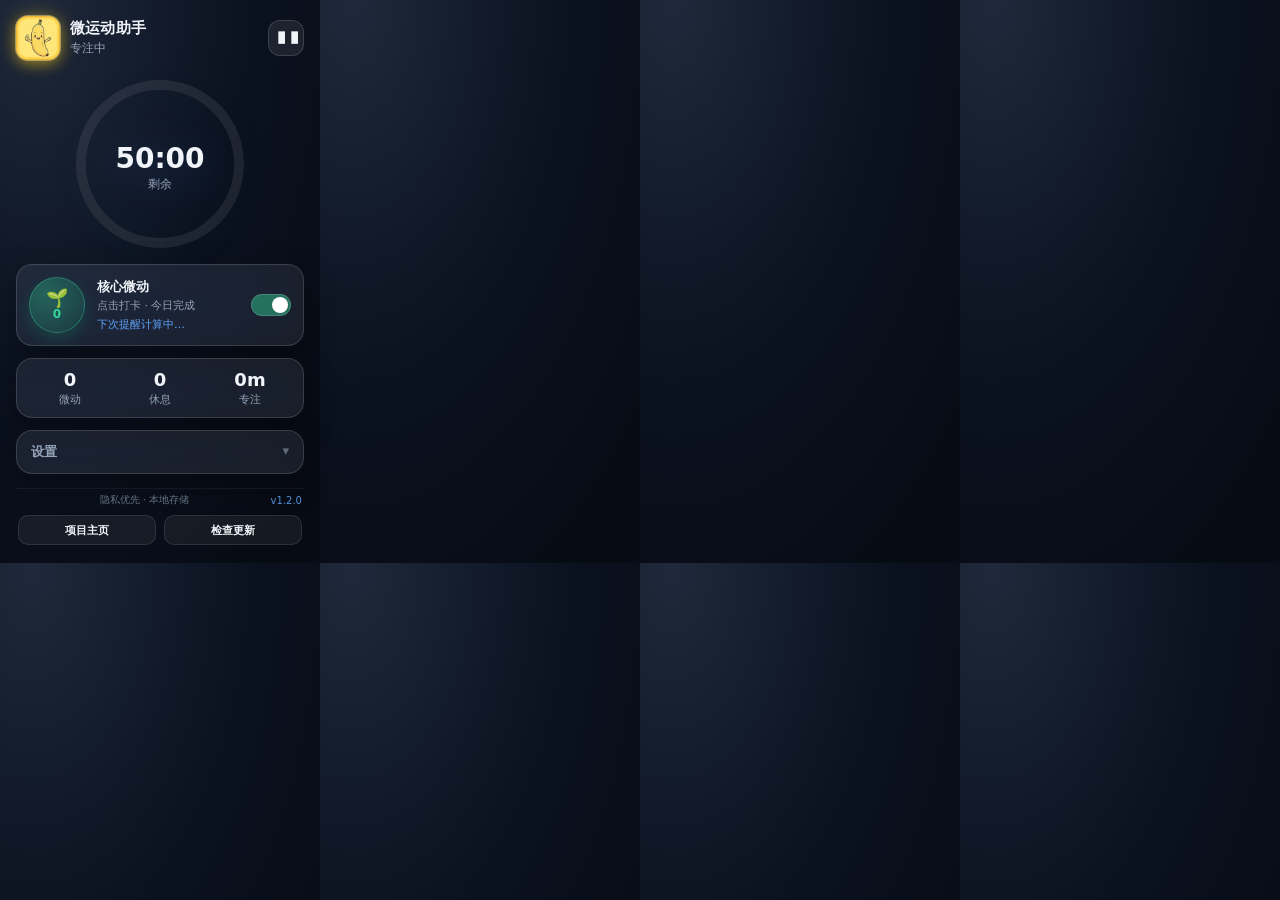
<file: src/popup/index.html>
<!DOCTYPE html>
<html lang="zh-CN">
<head>
  <meta charset="UTF-8" />
  <meta name="viewport" content="width=device-width, initial-scale=1" />
  <title>防久坐 · 微运动助手</title>
  <link rel="stylesheet" href="./style.css" />
</head>
<body>
  <div class="app">
    <!-- 顶栏 -->
    <header class="header">
      <div class="brand">
        <img class="brand-logo" src="../../assets/logo-64.png" width="44" height="44" alt="" aria-hidden="true" />
        <div>
          <h1 class="title">微运动助手</h1>
          <p class="subtitle" id="phaseLabel">专注中</p>
        </div>
      </div>
      <button type="button" class="icon-btn" id="btnPause" title="暂停/继续" aria-label="暂停或继续">
        <span id="pauseIcon">❚❚</span>
      </button>
    </header>

    <!-- 环形进度 -->
    <section class="ring-section" aria-label="久坐进度">
      <svg
        class="progress-ring"
        id="progressRing"
        width="168"
        height="168"
        viewBox="0 0 168 168"
        role="img"
        aria-label="剩余时间"
      >
        <circle class="ring-track" data-ring-track cx="84" cy="84" r="74" fill="none" />
        <circle class="ring-progress" data-ring-progress cx="84" cy="84" r="74" fill="none" />
        <text class="ring-label" data-ring-label x="84" y="80" text-anchor="middle">50:00</text>
        <text class="ring-sub" data-ring-sub x="84" y="104" text-anchor="middle">剩余</text>
      </svg>

      <div class="action-row" id="breakActions" hidden>
        <button type="button" class="btn primary" id="btnStartBreak">开始休息</button>
        <button type="button" class="btn ghost" id="btnSkipBreak">跳过</button>
      </div>
    </section>

    <!-- 微动打卡 -->
    <section class="kegel-card glass" aria-label="微运动">
      <button type="button" class="kegel-btn" id="btnKegel" title="完成一组核心收紧">
        <span class="kegel-emoji" aria-hidden="true">🌱</span>
        <span class="kegel-count" id="kegelCount">0</span>
      </button>
      <div class="kegel-meta">
        <div class="kegel-title">核心微动</div>
        <div class="kegel-desc">点击打卡 · 今日完成</div>
        <div class="kegel-next" id="kegelNext">下次提醒计算中…</div>
      </div>
      <label class="switch" title="开启/关闭微动提醒">
        <input type="checkbox" id="kegelEnabled" checked />
        <span class="slider"></span>
      </label>
    </section>

    <!-- 今日统计 -->
    <section class="stats glass" id="statsBoard" aria-label="今日统计">
      <div class="stat">
        <div class="stat-value" data-stat="kegel">0</div>
        <div class="stat-label">微动</div>
      </div>
      <div class="stat">
        <div class="stat-value" data-stat="breaks">0</div>
        <div class="stat-label">休息</div>
      </div>
      <div class="stat">
        <div class="stat-value" data-stat="focus">0m</div>
        <div class="stat-label">专注</div>
      </div>
    </section>

    <!-- 折叠设置 -->
    <details class="settings glass" id="settingsPanel">
      <summary>设置</summary>
      <div class="settings-body">
        <label class="field">
          <span>专注时长（分钟）</span>
          <input type="number" id="workDuration" min="1" max="180" step="1" />
        </label>
        <label class="field">
          <span>休息时长（分钟）</span>
          <input type="number" id="breakDuration" min="1" max="60" step="1" />
        </label>
        <label class="field">
          <span>微动间隔（分钟）</span>
          <input type="number" id="kegelInterval" min="5" max="120" step="1" />
        </label>
        <label class="check">
          <input type="checkbox" id="isFullscreenMute" checked />
          <span>全屏时自动静默微动</span>
        </label>
        <label class="check">
          <input type="checkbox" id="soundAlerts" checked />
          <span>提示音（休息/超时）</span>
        </label>
        <label class="check">
          <input type="checkbox" id="pageBanner" checked />
          <span>网页内提醒卡片</span>
        </label>
        <label class="check">
          <input type="checkbox" id="windowFlash" checked />
          <span>紧急时闪烁浏览器窗口</span>
        </label>

        <div class="sound-block" id="soundBlock">
          <label class="field">
            <span class="field-row">
              <span>提示音量</span>
              <span class="field-value" id="soundVolumeLabel">80%</span>
            </span>
            <input type="range" id="soundVolume" min="0" max="100" step="5" value="80" />
          </label>
          <label class="field">
            <span>提示音风格</span>
            <select id="soundStyle">
              <option value="default">默认（双音）</option>
              <option value="chime">清脆铃声</option>
              <option value="pulse">脉冲震动</option>
              <option value="bell">柔和铃</option>
              <option value="custom">自定义文件</option>
            </select>
          </label>
          <div class="sound-actions">
            <button type="button" class="btn ghost small" id="btnPreviewSound">试听</button>
            <label class="btn ghost small file-btn">
              上传音频
              <input type="file" id="customSoundFile" accept="audio/*,.mp3,.wav,.ogg,.m4a,.aac" hidden />
            </label>
            <button type="button" class="btn ghost small" id="btnClearSound" hidden>清除</button>
          </div>
          <p class="hint" id="customSoundHint">可上传 mp3 / wav（约 1.5MB 内），数据仅存本机。</p>
        </div>

        <div class="settings-actions">
          <button type="button" class="btn ghost" id="btnReset">重置本轮</button>
          <button type="button" class="btn primary" id="btnSave">保存</button>
        </div>
        <p class="hint">数据仅保存在本机，零外网请求。</p>
      </div>
    </details>

    <footer class="footer">
      <div class="footer-meta">
        <span data-stat="date"></span>
        <span class="privacy">隐私优先 · 本地存储</span>
        <span class="version" id="appVersion">v1.2.0</span>
      </div>
      <div class="footer-links">
        <a
          class="footer-link"
          id="projectLink"
          href="https://github.com/mfcer110/anti-sedentary-assistant"
          target="_blank"
          rel="noopener noreferrer"
          title="打开 GitHub 项目主页"
        >项目主页</a>
        <button type="button" class="footer-btn" id="btnCheckUpdate" title="检查是否有新版本">
          检查更新
        </button>
      </div>
      <p class="update-status" id="updateStatus" hidden></p>
    </footer>
  </div>

  <script type="module" src="./index.js"></script>
</body>
</html>
</file>
<file: src/popup/style.css>
/* 毛玻璃 Fluent / Glassmorphism Popup */

:root {
  --bg0: #0b1220;
  --bg1: #121a2b;
  --glass: rgba(255, 255, 255, 0.08);
  --glass-border: rgba(255, 255, 255, 0.14);
  --text: #f1f5f9;
  --muted: #94a3b8;
  --primary: #60a5fa;
  --primary-strong: #3b82f6;
  --success: #34d399;
  --warn: #fbbf24;
  --danger: #f87171;
  --rest: #34d399;
  --shadow: 0 10px 30px rgba(0, 0, 0, 0.35);
  --radius: 16px;
  --font: "Segoe UI", "PingFang SC", "Microsoft YaHei", system-ui, sans-serif;
}

* {
  box-sizing: border-box;
}

html, body {
  margin: 0;
  padding: 0;
  width: 320px;
  min-height: 480px;
  font-family: var(--font);
  color: var(--text);
  background: radial-gradient(120% 120% at 10% 0%, #1e293b 0%, var(--bg0) 55%, #070b14 100%);
  -webkit-font-smoothing: antialiased;
}

body {
  overflow-x: hidden;
}

.app {
  padding: 16px 16px 12px;
  display: flex;
  flex-direction: column;
  gap: 12px;
}

.glass {
  background: var(--glass);
  border: 1px solid var(--glass-border);
  border-radius: var(--radius);
  backdrop-filter: blur(16px) saturate(140%);
  -webkit-backdrop-filter: blur(16px) saturate(140%);
  box-shadow: var(--shadow);
}

/* Header */
.header {
  display: flex;
  align-items: center;
  justify-content: space-between;
}

.brand {
  display: flex;
  gap: 10px;
  align-items: center;
}

.brand-logo {
  width: 44px;
  height: 44px;
  border-radius: 12px;
  object-fit: cover;
  background: linear-gradient(145deg, #ffe566 0%, #f5b942 100%);
  box-shadow:
    0 0 0 1px rgba(255, 236, 160, 0.45),
    0 4px 14px rgba(250, 204, 21, 0.45),
    0 0 22px rgba(251, 191, 36, 0.28);
  flex-shrink: 0;
}

.title {
  margin: 0;
  font-size: 15px;
  font-weight: 650;
  letter-spacing: 0.2px;
}

.subtitle {
  margin: 2px 0 0;
  font-size: 12px;
  color: var(--muted);
}

.icon-btn {
  width: 36px;
  height: 36px;
  border-radius: 12px;
  border: 1px solid var(--glass-border);
  background: var(--glass);
  color: var(--text);
  cursor: pointer;
  display: grid;
  place-items: center;
  transition: background 0.15s ease, transform 0.1s ease;
}

.icon-btn:hover {
  background: rgba(255, 255, 255, 0.14);
}

.icon-btn:active {
  transform: scale(0.96);
}

/* Ring */
.ring-section {
  display: flex;
  flex-direction: column;
  align-items: center;
  gap: 12px;
  padding: 8px 0 4px;
}

.progress-ring {
  filter: drop-shadow(0 8px 18px rgba(59, 130, 246, 0.25));
}

.ring-track {
  stroke: rgba(255, 255, 255, 0.08);
}

.ring-progress {
  stroke: var(--primary);
  stroke-linecap: round;
  transition: stroke-dashoffset 0.45s ease, stroke 0.3s ease;
  /* transform 在 JS 里设 rotate(-90deg) */
}

.ring-label {
  fill: var(--text);
  font-size: 28px;
  font-weight: 700;
  font-variant-numeric: tabular-nums;
  dominant-baseline: middle;
}

.ring-sub {
  fill: var(--muted);
  font-size: 12px;
  dominant-baseline: middle;
}

.action-row {
  display: flex;
  gap: 8px;
  width: 100%;
  justify-content: center;
}

.action-row[hidden] {
  display: none !important;
}

/* Buttons */
.btn {
  border: 0;
  border-radius: 12px;
  padding: 8px 14px;
  font-size: 13px;
  font-weight: 600;
  cursor: pointer;
  transition: transform 0.1s ease, opacity 0.15s ease, background 0.15s ease;
  font-family: inherit;
}

.btn:active {
  transform: scale(0.97);
}

.btn.primary {
  background: linear-gradient(135deg, var(--primary-strong), #2563eb);
  color: white;
  box-shadow: 0 6px 16px rgba(37, 99, 235, 0.35);
}

.btn.primary:hover {
  opacity: 0.95;
}

.btn.ghost {
  background: rgba(255, 255, 255, 0.08);
  color: var(--text);
  border: 1px solid var(--glass-border);
}

.btn.ghost:hover {
  background: rgba(255, 255, 255, 0.12);
}

/* Kegel card */
.kegel-card {
  display: grid;
  grid-template-columns: auto 1fr auto;
  gap: 12px;
  align-items: center;
  padding: 12px;
}

.kegel-btn {
  width: 56px;
  height: 56px;
  border-radius: 50%;
  border: 1px solid rgba(52, 211, 153, 0.35);
  background: radial-gradient(circle at 30% 30%, rgba(52, 211, 153, 0.35), rgba(16, 185, 129, 0.12));
  color: var(--text);
  cursor: pointer;
  display: flex;
  flex-direction: column;
  align-items: center;
  justify-content: center;
  gap: 0;
  transition: transform 0.12s ease, box-shadow 0.15s ease;
  box-shadow: 0 6px 16px rgba(16, 185, 129, 0.2);
  font-family: inherit;
}

.kegel-btn:hover {
  transform: translateY(-1px) scale(1.03);
}

.kegel-btn:active {
  transform: scale(0.95);
}

.kegel-btn.pop {
  animation: pop 0.35s ease;
}

@keyframes pop {
  0% { transform: scale(1); }
  40% { transform: scale(1.12); }
  100% { transform: scale(1); }
}

.kegel-emoji {
  font-size: 18px;
  line-height: 1;
}

.kegel-count {
  font-size: 12px;
  font-weight: 700;
  color: var(--success);
  font-variant-numeric: tabular-nums;
}

.kegel-title {
  font-size: 13px;
  font-weight: 650;
}

.kegel-desc {
  font-size: 11px;
  color: var(--muted);
  margin-top: 2px;
}

.kegel-next {
  font-size: 11px;
  color: var(--primary);
  margin-top: 4px;
}

/* Switch */
.switch {
  position: relative;
  display: inline-block;
  width: 40px;
  height: 22px;
}

.switch input {
  opacity: 0;
  width: 0;
  height: 0;
}

.slider {
  position: absolute;
  inset: 0;
  background: rgba(255, 255, 255, 0.12);
  border-radius: 999px;
  border: 1px solid var(--glass-border);
  cursor: pointer;
  transition: background 0.2s ease;
}

.slider::before {
  content: "";
  position: absolute;
  width: 16px;
  height: 16px;
  left: 2px;
  top: 2px;
  background: white;
  border-radius: 50%;
  transition: transform 0.2s ease;
}

.switch input:checked + .slider {
  background: rgba(52, 211, 153, 0.45);
}

.switch input:checked + .slider::before {
  transform: translateX(18px);
}

/* Stats */
.stats {
  display: grid;
  grid-template-columns: repeat(3, 1fr);
  padding: 10px 8px;
  text-align: center;
}

.stat-value {
  font-size: 18px;
  font-weight: 700;
  font-variant-numeric: tabular-nums;
}

.stat-label {
  font-size: 11px;
  color: var(--muted);
  margin-top: 2px;
}

/* Settings */
.settings {
  padding: 0;
  overflow: hidden;
}

.settings summary {
  list-style: none;
  cursor: pointer;
  padding: 12px 14px;
  font-size: 13px;
  font-weight: 600;
  color: var(--muted);
  user-select: none;
}

.settings summary::-webkit-details-marker {
  display: none;
}

.settings summary::after {
  content: "▾";
  float: right;
  opacity: 0.6;
  transition: transform 0.15s ease;
}

.settings[open] summary::after {
  transform: rotate(180deg);
}

.settings-body {
  padding: 0 14px 14px;
  display: flex;
  flex-direction: column;
  gap: 10px;
}

.field {
  display: flex;
  flex-direction: column;
  gap: 4px;
  font-size: 12px;
  color: var(--muted);
}

.field-row {
  display: flex;
  align-items: center;
  justify-content: space-between;
  gap: 8px;
}

.field-value {
  color: var(--primary);
  font-variant-numeric: tabular-nums;
  font-size: 12px;
}

.field input[type="number"],
.field select {
  appearance: none;
  -moz-appearance: textfield;
  background: rgba(0, 0, 0, 0.25);
  border: 1px solid var(--glass-border);
  border-radius: 10px;
  color: var(--text);
  padding: 8px 10px;
  font-size: 13px;
  font-family: inherit;
  outline: none;
  width: 100%;
}

.field select {
  cursor: pointer;
  background-image: linear-gradient(45deg, transparent 50%, #94a3b8 50%),
    linear-gradient(135deg, #94a3b8 50%, transparent 50%);
  background-position: calc(100% - 16px) 55%, calc(100% - 11px) 55%;
  background-size: 5px 5px, 5px 5px;
  background-repeat: no-repeat;
  padding-right: 28px;
}

.field select option {
  background: #1e293b;
  color: #f1f5f9;
}

.field input[type="number"]:focus,
.field select:focus {
  border-color: rgba(96, 165, 250, 0.55);
  box-shadow: 0 0 0 3px rgba(59, 130, 246, 0.15);
}

.field input[type="number"]::-webkit-outer-spin-button,
.field input[type="number"]::-webkit-inner-spin-button {
  -webkit-appearance: none;
  margin: 0;
}

.field input[type="range"] {
  width: 100%;
  accent-color: var(--primary-strong);
  cursor: pointer;
}

.sound-block {
  display: flex;
  flex-direction: column;
  gap: 10px;
  padding: 10px;
  border-radius: 12px;
  background: rgba(0, 0, 0, 0.18);
  border: 1px solid rgba(255, 255, 255, 0.06);
  transition: opacity 0.15s ease;
}

.sound-block.disabled {
  opacity: 0.45;
  pointer-events: none;
}

.sound-actions {
  display: flex;
  flex-wrap: wrap;
  gap: 6px;
}

.btn.small {
  padding: 6px 10px;
  font-size: 12px;
  border-radius: 8px;
}

.file-btn {
  display: inline-flex;
  align-items: center;
  justify-content: center;
  cursor: pointer;
  margin: 0;
}

.check {
  display: flex;
  align-items: center;
  gap: 8px;
  font-size: 12px;
  color: var(--muted);
  cursor: pointer;
}

.check input {
  accent-color: var(--primary-strong);
}

.settings-actions {
  display: flex;
  gap: 8px;
  justify-content: flex-end;
  margin-top: 4px;
}

.hint {
  margin: 0;
  font-size: 11px;
  color: rgba(148, 163, 184, 0.85);
}

/* Footer */
.footer {
  display: flex;
  flex-direction: column;
  gap: 8px;
  font-size: 10px;
  color: rgba(148, 163, 184, 0.75);
  padding: 4px 2px 6px;
  border-top: 1px solid rgba(255, 255, 255, 0.06);
  margin-top: 2px;
}

.footer-meta {
  display: flex;
  align-items: center;
  justify-content: space-between;
  gap: 8px;
  flex-wrap: wrap;
}

.privacy {
  opacity: 0.9;
}

.version {
  font-variant-numeric: tabular-nums;
  opacity: 0.85;
  color: var(--primary);
}

.footer-links {
  display: flex;
  gap: 8px;
}

.footer-link,
.footer-btn {
  flex: 1;
  display: inline-flex;
  align-items: center;
  justify-content: center;
  min-height: 30px;
  padding: 6px 10px;
  border-radius: 10px;
  font-size: 11px;
  font-weight: 600;
  font-family: inherit;
  text-decoration: none;
  cursor: pointer;
  border: 1px solid rgba(255, 255, 255, 0.1);
  background: rgba(255, 255, 255, 0.06);
  color: var(--text);
  transition: background 0.15s ease, border-color 0.15s ease, transform 0.12s ease;
}

.footer-link:hover,
.footer-btn:hover {
  background: rgba(96, 165, 250, 0.16);
  border-color: rgba(96, 165, 250, 0.35);
}

.footer-btn:active,
.footer-link:active {
  transform: scale(0.98);
}

.footer-btn:disabled {
  opacity: 0.6;
  cursor: wait;
}

.update-status {
  margin: 0;
  font-size: 11px;
  line-height: 1.4;
  color: var(--muted);
  padding: 0 2px;
}

.update-status.ok { color: var(--success); }
.update-status.warn { color: var(--warn); }
.update-status.err { color: var(--danger); }

/* Phase color helpers applied via JS on body dataset */
body[data-phase="FOCUSING"] .ring-progress { stroke: var(--primary); }
body[data-phase="BREAK_PENDING"] .ring-progress { stroke: var(--warn); }
body[data-phase="BREAK_URGENT"] .ring-progress { stroke: var(--danger); }
body[data-phase="RESTING"] .ring-progress { stroke: var(--rest); }
body[data-phase="PAUSED"] .ring-progress { stroke: #94a3b8; }

body[data-phase="BREAK_PENDING"] .brand-dot,
body[data-phase="BREAK_URGENT"] .brand-dot {
  background: linear-gradient(135deg, var(--warn), var(--danger));
  box-shadow: 0 0 12px rgba(248, 113, 113, 0.6);
}

body[data-phase="RESTING"] .brand-dot {
  background: linear-gradient(135deg, var(--success), #059669);
  box-shadow: 0 0 12px rgba(52, 211, 153, 0.6);
}
</file>
